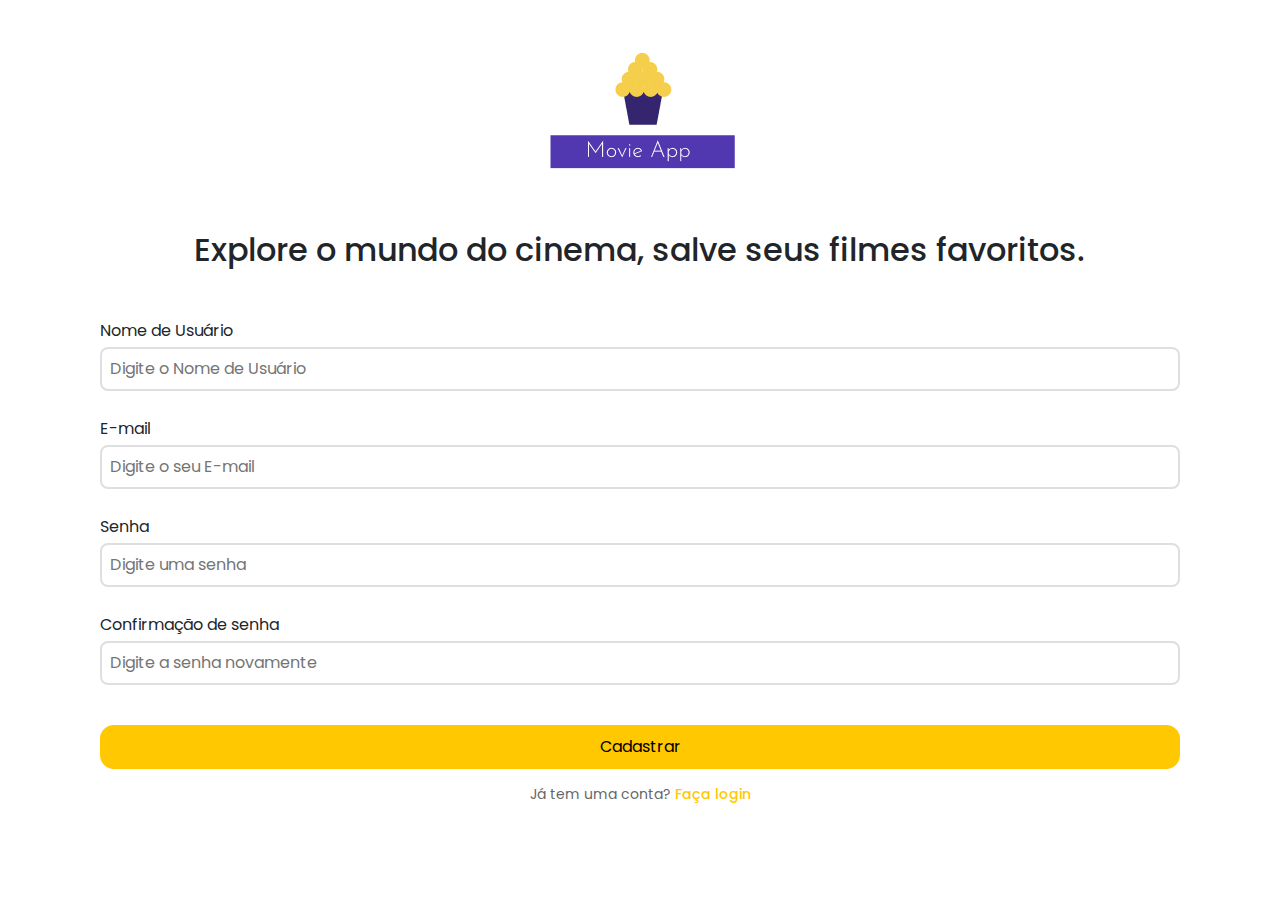
<file: FORM-CADASTRO/index.html>
<!DOCTYPE html>
<html lang="en">
<head>
    <meta charset="UTF-8">
    <meta name="viewport" content="width=device-width, initial-scale=1.0">

    <link rel="preconnect" href="https://fonts.googleapis.com">
    <link rel="preconnect" href="https://fonts.gstatic.com" crossorigin>
    <link href="https://fonts.googleapis.com/css2?family=Poppins:wght@400;500;700&display=swap" rel="stylesheet">

    <link rel="stylesheet" href="./style.css" />
    <title>Formulário de Cadastro</title>
    <link rel="stylesheet" href="https://cdn.jsdelivr.net/npm/bootstrap@5.3.0/dist/css/bootstrap.min.css">
</head>
<body>
    
    <img src="logo.png" alt="Logo" class="logo">

    <div class="container">
        <section class="header">
            <h2>Explore o mundo do cinema, salve seus filmes favoritos.</h2>
        </section>

        <form id="form" class="form">
            <div class="form-content">
                <label for="username">Nome de Usuário</label>
                <input
                type="text"
                id="username"
                placeholder="Digite o Nome de Usuário"
                />
                <a>Ops...Digite o Nome de Usuário</a>
            </div>

            <div class="form-content">
                <label for="email">E-mail</label>
                <input
                type="email"
                id="email"
                placeholder="Digite o seu E-mail"
                />
                <a>Ops...Digite seu E-mail</a>
            </div>

            <div class="form-content">
                <label for="password">Senha</label>
                <input
                type="password"
                id="password"
                placeholder="Digite uma senha"
                />
                <a>Ops...Crie uma senha</a>
            </div>

            <div class="form-content">
                <label for="password-confirmation">Confirmação de senha</label>
                <input
                type="password"
                id="password-confirmation"
                placeholder="Digite a senha novamente"
                />
                <a>Ops...As senhas estão diferentes</a>
            </div>

            <button type="submit">Cadastrar</button>
            
            <p class="login-link">
                Já tem uma conta? <a href="/FORM-LOGIN/index.html">Faça login</a>
            </p>
        </form>
    </div>

    <script src="./script.js"></script>
    <script src="https://cdn.jsdelivr.net/npm/bootstrap@5.3.0/dist/js/bootstrap.bundle.min.js"></script>
</body>
</html>
</file>
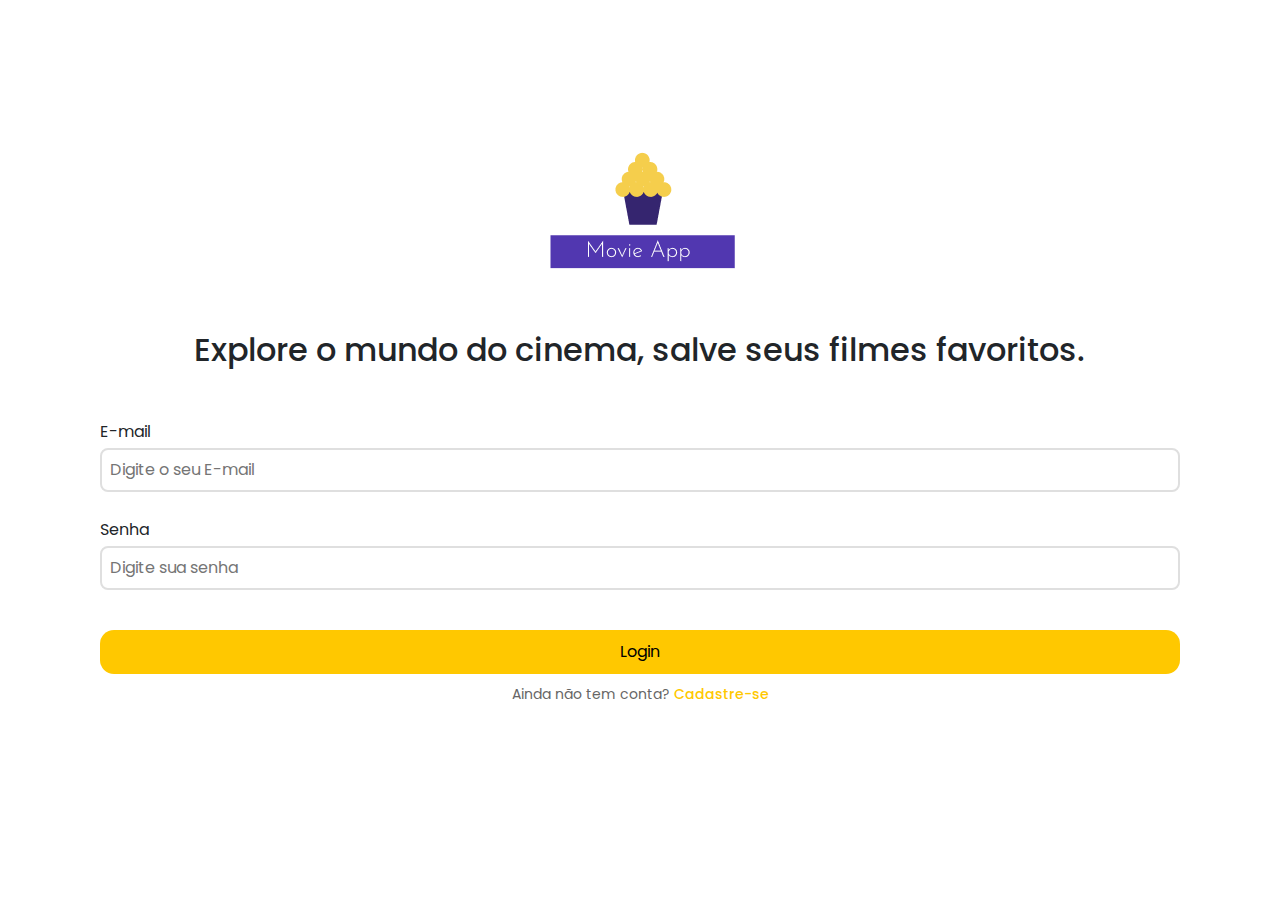
<file: FORM-LOGIN/index.html>
<!DOCTYPE html>
<html lang="en">
<head>
    <meta charset="UTF-8">
    <meta name="viewport" content="width=device-width, initial-scale=1.0">

    <link rel="preconnect" href="https://fonts.googleapis.com">
    <link rel="preconnect" href="https://fonts.gstatic.com" crossorigin>
    <link href="https://fonts.googleapis.com/css2?family=Poppins:wght@400;500;700&display=swap" rel="stylesheet">

    <link rel="stylesheet" href="./style.css" />
    <title>Formulário de Cadastro</title>
    <link rel="stylesheet" href="https://cdn.jsdelivr.net/npm/bootstrap@5.3.0/dist/css/bootstrap.min.css">

</head>
<body>
    
    <img src="logo.png" alt="Logo" class="logo">

    <div class="container">
        <section class="header">
            <h2>Explore o mundo do cinema, salve seus filmes favoritos.</h2>
        </section>

        <form id="form" class="form">
            <div class="form-content">
                <label for="email">E-mail</label>
                <input
                type="email"
                id="email"
                placeholder="Digite o seu E-mail"
                />
                <a>Por favor, digite um e-mail válido</a>
            </div>

            <div class="form-content">
                <label for="password">Senha</label>
                <input
                type="password"
                id="password"
                placeholder="Digite sua senha"
                />
                <a>Ops...Digite sua senha</a>
            </div>

            <button type="submit">Login</button>

            <p class="signup-link">
                Ainda não tem conta? <a href="/FORM-CADASTRO/index.html">Cadastre-se</a>
            </p>
        </form>
    </div>

    <script src="./script.js"></script>
    <script src="https://cdn.jsdelivr.net/npm/bootstrap@5.3.0/dist/js/bootstrap.bundle.min.js"></script>
</body>
</html>
</file>
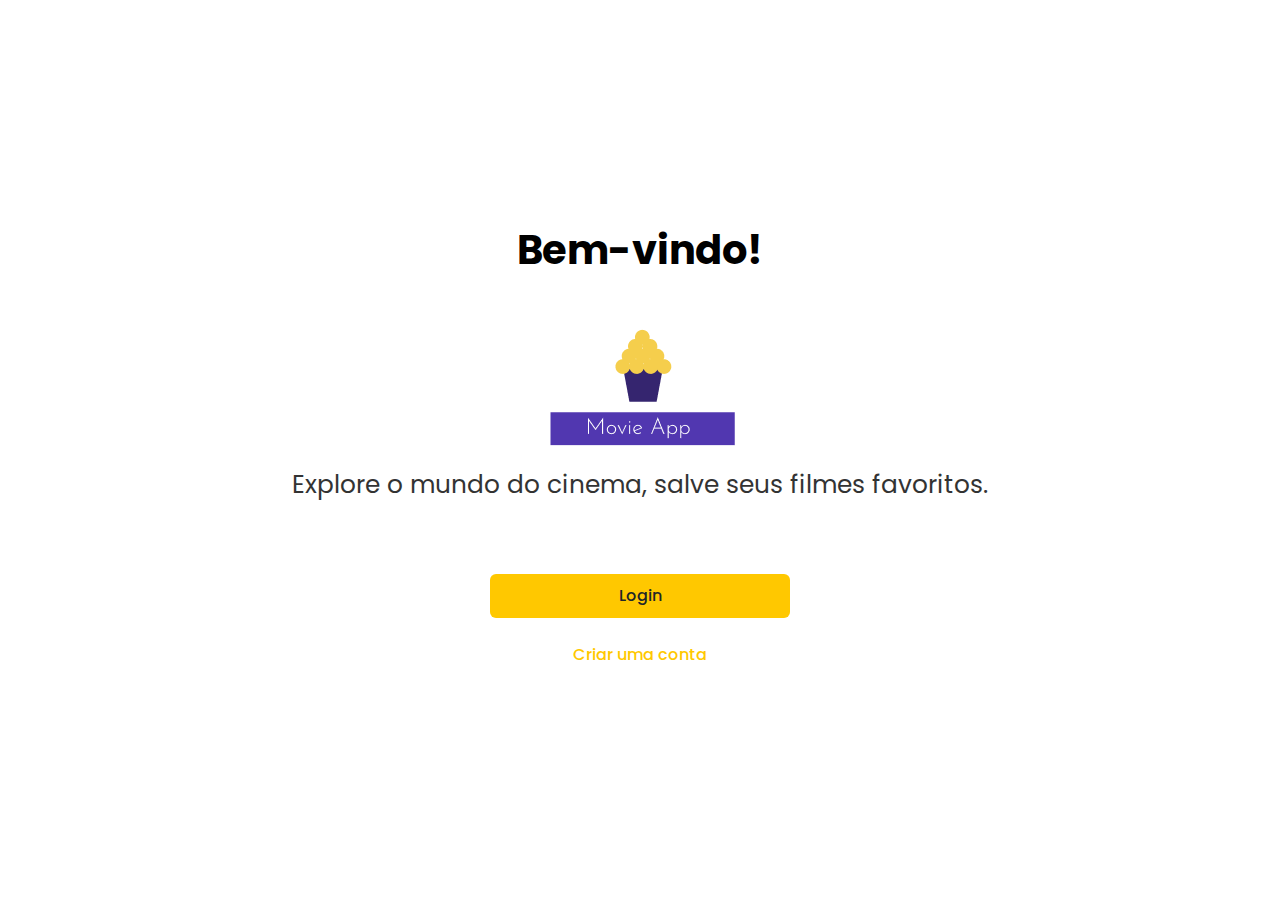
<file: landing page/index.html>
<!DOCTYPE html>
<html lang="pt-BR">
<head>
    <meta charset="utf-8">
    <meta name="viewport" content="initial-scale=1, width=device-width">
    
    <link href="https://cdn.jsdelivr.net/npm/bootstrap@5.3.0/dist/css/bootstrap.min.css" rel="stylesheet">
    <link rel="stylesheet" href="./style.css" />
	<link rel="preconnect" href="https://fonts.googleapis.com">
	<link rel="preconnect" href="https://fonts.gstatic.com" crossorigin>
	<link href="https://fonts.googleapis.com/css2?family=Poppins:wght@400;500;700&display=swap" rel="stylesheet">
    
    <title>Landing page</title>
</head>
<body>
    
    <div class="landingpage text-center">
        <h1 class="bem-vindo">Bem-vindo!</h1>
        
        <img src="logo-movieapp.png" alt="Logo" class="logo mb-3">

        <p class="explore-o-mundo">Explore o mundo do cinema, salve seus filmes favoritos.</p>
        
        <div class="button-container">
            <button class="btn btn-warning w-100 mb-2" id="login-button">Login</button>
            <a href="#" class="btn btn-link w-100" id="create-account-button">Criar uma conta</a>
        </div>
    </div>
    
	<script src="./script.js" defer></script>
	<script src="https://cdn.jsdelivr.net/npm/bootstrap@5.3.0/dist/js/bootstrap.bundle.min.js"></script>
</body>
</html>
</file>
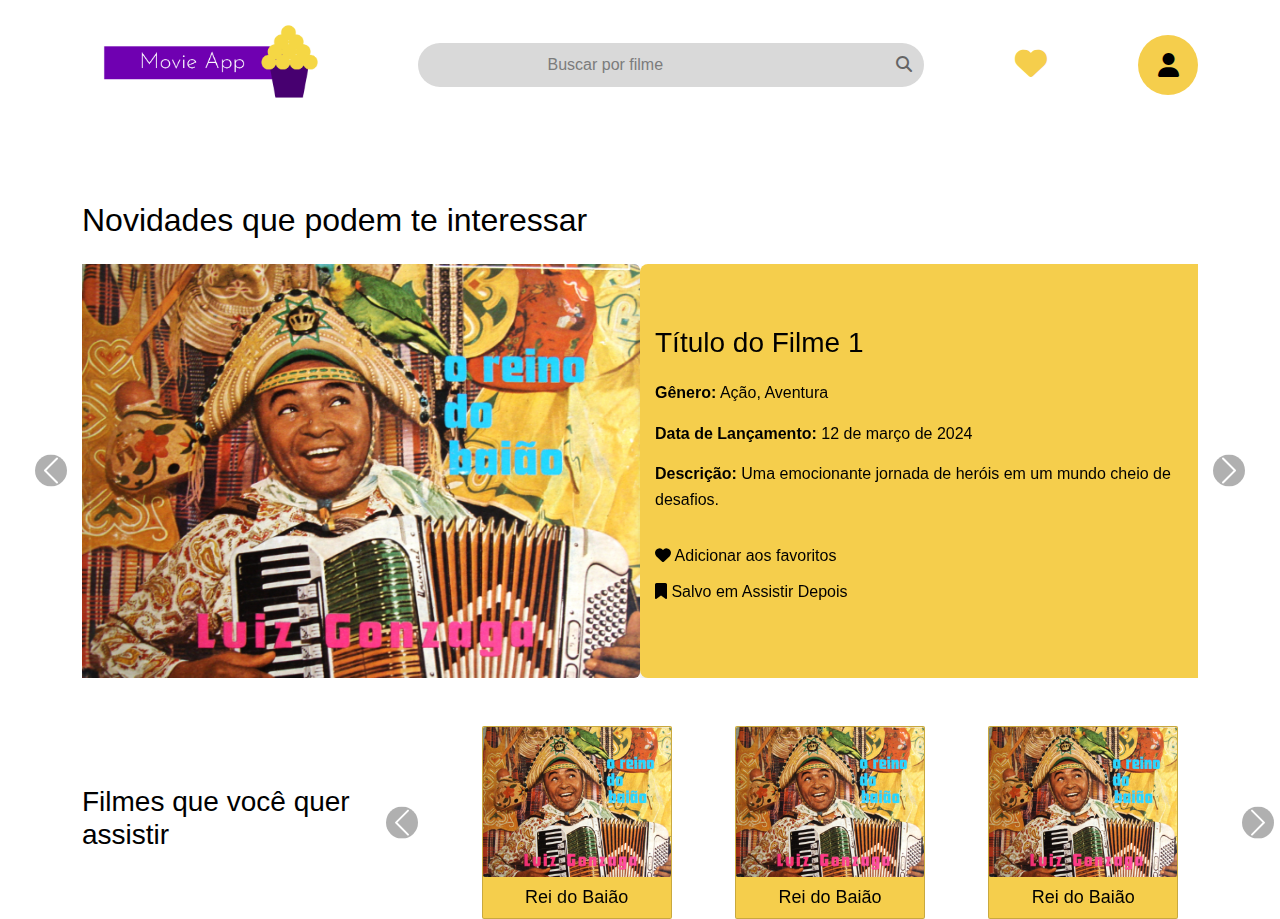
<file: pagina inicial/index.html>
<!DOCTYPE html>
<html lang="pt-br">
<head>
  <meta charset="UTF-8">
  <meta name="viewport" content="width=device-width, initial-scale=1.0">
  <title>Aplicativo de Filmes</title>
  
  <link href="https://cdn.jsdelivr.net/npm/bootstrap@5.3.3/dist/css/bootstrap.min.css" rel="stylesheet">
  <link rel="stylesheet" href="https://cdnjs.cloudflare.com/ajax/libs/font-awesome/6.5.0/css/all.min.css">
  <link rel="stylesheet" href="styles.css">
</head>
<body>
  <!-- Cabeçalho -->
  <div class="container py-4">
    <header class="d-flex justify-content-between align-items-center mb-4">
      <h1 class="m-0">
        <img src="logo-movieapp.png" alt="Logo" width="300" class="logo">
      </h1>
      
      <!-- Barra de pesquisa -->
      <form class="d-flex custom-search-bar">
        <div class="input-group">
          <input type="text" class="form-control" placeholder="Buscar por filme" aria-label="Buscar">
          <button class="btn btn-outline-secondary" type="button">
            <i class="fas fa-search"></i>
          </button>
        </div>
      </form>

      <!-- Ícones de favoritos e login -->
      <div class="d-flex align-items-center header-icons">
        <button class="favorites-btn" title="Favoritos">
          <i class="fas fa-heart"></i>
        </button>
        <button class="login-btn" title="Login">
          <i class="fas fa-user"></i>
        </button>
      </div>      
    </header>
  </div>

  <!-- Novidades que podem te interessar -->
  <div class="container mt-5">
    <h2 class="mb-4">Novidades que podem te interessar</h2>
    <div id="filmeCarrosselNovidades" class="carousel slide">
      <div class="carousel-inner">
        <div class="carousel-item active">
          <div class="row">
            <div class="col-md-6">
              <img src="Imagens/luiz-gonzaga-o-reino-do-baiao 1.png" class="d-block w-100 rounded" alt="Imagem do Filme 1">
            </div>
            <div class="col-md-6">
              <div class="info-box">
                <h3 class="title">Título do Filme 1</h3>
                <p><strong>Gênero:</strong> Ação, Aventura</p>
                <p><strong>Data de Lançamento:</strong> 12 de março de 2024</p>
                <p><strong>Descrição:</strong> Uma emocionante jornada de heróis em um mundo cheio de desafios.</p>
                <div class="actions mt-3">
                  <p><i class="fas fa-heart"></i> Adicionar aos favoritos</p>
                  <p><i class="fas fa-bookmark"></i> Salvo em Assistir Depois</p>
                </div>
              </div>
            </div>
          </div>
        </div>
        <div class="carousel-item">
          <div class="row">
            <div class="col-md-6">
              <img src="Imagens/luiz-gonzaga-o-reino-do-baiao 1.png" class="d-block w-100" alt="Imagem do Filme 2">
            </div>
            <div class="col-md-6">
              <div class="info-box">
                <h3 class="title">Título do Filme 2</h3>
                <p><strong>Gênero:</strong> Drama, Suspense</p>
                <p><strong>Data de Lançamento:</strong> 25 de abril de 2024</p>
                <p><strong>Descrição:</strong> Um drama emocionante que explora os limites da sobrevivência.</p>
                <div class="actions mt-3">
                  <p><i class="fas fa-heart"></i> Adicionar aos favoritos</p>
                  <p><i class="fas fa-bookmark"></i> Salvo em Assistir Depois</p>
                </div>
              </div>
            </div>
          </div>
        </div>
      </div>
      <button class="carousel-control-prev" type="button" data-bs-target="#filmeCarrosselNovidades" data-bs-slide="prev">
        <span class="carousel-control-prev-icon" aria-hidden="true"></span>
        <span class="visually-hidden">Anterior</span>
      </button>
      <button class="carousel-control-next" type="button" data-bs-target="#filmeCarrosselNovidades" data-bs-slide="next">
        <span class="carousel-control-next-icon" aria-hidden="true"></span>
        <span class="visually-hidden">Próximo</span>
      </button>
    </div>
  </div>

  <!-- Filmes que você quer assistir -->
  <div class="container mt-5">
    <div class="row align-items-center">
      <div class="col-md-4">
        <h3>Filmes que você quer assistir</h3>
      </div>
      <div class="col-md-8">
        <div id="filmeCarrosselAssistir" class="carousel slide filmes-carousel">
          <div class="carousel-inner">
            <div class="carousel-item active">
              <div class="row">
                <div class="col-md-4">
                  <div class="card filmes-card">
                    <img src="Imagens/luiz-gonzaga-o-reino-do-baiao.png" class="card-img-top" alt="Filme 1">
                    <div class="card-body">
                      <h5 class="card-title">Rei do Baião</h5>
                    </div>
                  </div>
                </div>
                <div class="col-md-4">
                  <div class="card filmes-card">
                    <img src="Imagens/luiz-gonzaga-o-reino-do-baiao.png" class="card-img-top" alt="Filme 2">
                    <div class="card-body">
                      <h5 class="card-title">Rei do Baião</h5>
                    </div>
                  </div>
                </div>
                <div class="col-md-4">
                  <div class="card filmes-card">
                    <img src="Imagens/luiz-gonzaga-o-reino-do-baiao.png" class="card-img-top" alt="Filme 3">
                    <div class="card-body">
                      <h5 class="card-title">Rei do Baião</h5>
                    </div>
                  </div>
                </div>
              </div>
            </div>
            <div class="carousel-item">
              <div class="row">
                <div class="col-md-4">
                  <div class="card filmes-card">
                    <img src="Imagens/luiz-gonzaga-o-reino-do-baiao.png" class="card-img-top" alt="Filme 4">
                    <div class="card-body">
                      <h5 class="card-title">Rei do Baião</h5>
                    </div>
                  </div>
                </div>
                <div class="col-md-4">
                  <div class="card filmes-card">
                    <img src="Imagens/luiz-gonzaga-o-reino-do-baiao.png" class="card-img-top" alt="Filme 5">
                    <div class="card-body">
                      <h5 class="card-title">Rei do Baião</h5>
                    </div>
                  </div>
                </div>
                <div class="col-md-4">
                  <div class="card filmes-card">
                    <img src="Imagens/luiz-gonzaga-o-reino-do-baiao.png" class="card-img-top" alt="Filme 6">
                    <div class="card-body">
                      <h5 class="card-title">Rei do Baião</h5>
                    </div>
                  </div>
                </div>
              </div>
            </div>
          </div>
          <button class="carousel-control-prev" type="button" data-bs-target="#filmeCarrosselAssistir" data-bs-slide="prev">
            <span class="carousel-control-prev-icon" aria-hidden="true"></span>
            <span class="visually-hidden">Anterior</span>
          </button>
          <button class="carousel-control-next" type="button" data-bs-target="#filmeCarrosselAssistir" data-bs-slide="next">
            <span class="carousel-control-next-icon" aria-hidden="true"></span>
            <span class="visually-hidden">Próximo</span>
          </button>
        </div>
      </div>
    </div>
  </div>

  <script src="script.js"></script>
  <script src="https://cdn.jsdelivr.net/npm/bootstrap@5.3.3/dist/js/bootstrap.bundle.min.js"></script>
</body>
</html>
</file>
<file: FORM-CADASTRO/style.css>
* {
    box-sizing: border-box;
    margin: 0;
    padding: 0;
    font-family: "Poppins", sans-serif;
}

body {
    background: #ffffff !important;
    min-height: 100vh;
    display: flex;
    justify-content: center;
    align-items: center;
    flex-direction: column; 
}

.container {
    border-radius: 14px;
    margin: 14px;
    max-width: 600px;
    width: 100%;
}

.header {
    padding: 24px;
    text-align: center;
}

.form {
    padding: 18px;
}

.form-content {
    margin-bottom: 8px;
    padding-bottom: 18px;
    position: relative;
}

.form-content label {
    display: inline-block;
    margin-bottom: 4px;
}

.form-content input {
    display: block;
    width: 100%;
    border-radius: 8px;
    padding: 8px;
    border: 2px solid #dfdfdf;
}

.form-content a {
    position: absolute;
    bottom: -8px;
    left: 0;
    visibility: hidden;
}

.form button {
    background-color: #ffc800;
    color: #000000;
    width: 100%;
    border-radius: 14px;
    padding: 10px;
    border: 0;
    font-size: 16px;
    cursor: pointer;
    margin-top: 14px;
}

.form-content.error input {
    border-color: #ff3b25;
}

.form-content.error a {
    color: #ff3b25 !important;
    visibility: visible;
}

.logo {
    max-width: 100%; 
    height: auto;   
    margin-bottom: 20px;
}

.login-link {
    text-align: center;
    margin-top: 15px;
    font-size: 14px;
    color: #666666;
}

.login-link a {
    color: #ffc800;
    text-decoration: none;
    font-weight: 500;
}

.login-link a:hover {
    color: #e0b800;
}
</file>
<file: FORM-LOGIN/style.css>
* {
    box-sizing: border-box;
    margin: 0;
    padding: 0;
    font-family: "Poppins", sans-serif;
}

body {
    background: #ffffff !important;
    min-height: 100vh;
    display: flex;
    justify-content: center;
    align-items: center;
    flex-direction: column; 
}

.container {
    border-radius: 14px;
    margin: 14px;
    max-width: 600px;
    width: 100%;
}

.header {
    padding: 24px;
    text-align: center;
}

.form {
    padding: 18px;
}

.form-content {
    margin-bottom: 8px;
    padding-bottom: 18px;
    position: relative;
}

.form-content label {
    display: inline-block;
    margin-bottom: 4px;
}

.form-content input {
    display: block;
    width: 100%;
    border-radius: 8px;
    padding: 8px;
    border: 2px solid #dfdfdf;
}

.form-content a {
    position: absolute;
    bottom: -8px;
    left: 0;
    visibility: hidden;
}

.form button {
    background-color: #ffc800;
    color: #000000;
    width: 100%;
    border-radius: 14px;
    padding: 10px;
    border: 0;
    font-size: 16px;
    cursor: pointer;
    margin-top: 14px;
}

.form-content.error input {
    border-color: #ff3b25;
}

.form-content.error a {
    color: #ff3b25 !important;
    visibility: visible;
}

.logo {
    max-width: 100%; 
    height: auto;   
    margin-bottom: 20px;
}

.form p {
    text-align: center;
    margin-top: 10px;
    font-size: 14px;
    color: #666666;
}

.form p a {
    color: #ffc800;
    text-decoration: none;
    font-weight: 500;
}

.form p a:hover {
    color: #e0b800;
}
</file>
<file: landing page/style.css>
body {
  font-family: 'Poppins', sans-serif;
  margin: 0;
  padding: 0;
  background-color: #ffffff; 
  color: #343a40; 
}


.landingpage {
  display: flex;
  flex-direction: column;
  align-items: center;
  justify-content: center;
  height: 100vh;
  text-align: center;
  padding: 20px;
}

.bem-vindo {
  font-size: 2.5rem;
  font-weight: 700;
  margin-bottom: 50px;
  color: #000000;
}

.logo {
  max-width: 200px;
  height: auto;
  margin-bottom: 60px;
}

.explore-o-mundo {
  font-size: 1.55rem;
  margin-bottom: 70px;
  color: #333333; 
}

.button-container {
  width: 100%;
  max-width: 300px;
}

#login-button {
  font-size: 1rem;
  font-weight: 500;
  background-color: #ffc800;
  border: none;
  padding: 10px;
  color: #212529;
  transition: background-color 0.3s ease;
}

#login-button:hover {
  background-color: #ffc800;
}

#create-account-button {
  font-size: 1rem;
  font-weight: 500;
  text-decoration: none; 
  color: #ffc800; 
  display: block;
  margin-top: 10px;
}

#create-account-button:hover {
  text-decoration: underline;
}
</file>
<file: pagina inicial/styles.css>
body {
  font-family: Arial, Helvetica, sans-serif;
  line-height: 1.6;
  color: #000000;
  margin: 0;
  padding: 0;
}

h1, h2, h3 {
  color: #000000;
}

/* Cabeçalho */
header {
  border-bottom: none; 
}
  

header img {
  max-width: 250px;
}

header .gap-3 a {
  transition: color 0.3s ease-in-out;
}

.custom-search-bar .input-group {
  border-radius: 50px;
  overflow: hidden; 
}

.custom-search-bar .form-control {
  border: none; 
  background-color: #d9d9d9; 
  padding: 10px 130px; 
  text-align: start;
}

.custom-search-bar .form-control::placeholder {
  color: #656565; 
  opacity: 0.8; 
}

.custom-search-bar .btn-outline-secondary {
  border: none; 
  background-color: #d9d9d9; 
  color: #656565; 
  transition: background-color 0.3s ease-in-out; 
}

.custom-search-bar .btn-outline-secondary:hover {
  background-color: #8a8a8a; 
}

/* Ícone de favoritos */
.header-icons .favorites-btn {
  background: none; 
  border: none; 
  color: #f5ce4c; 
  font-size: 2rem; 
  transition: transform 0.3s ease; 
}

.header-icons .favorites-btn:hover {
  transform: scale(1.2); 
}

/* Ícone de login */
.header-icons .login-btn {
  width: 60px; 
  height: 60px; 
  background-color: #f5ce4c; 
  border: none; 
  border-radius: 50%; 
  display: flex; 
  align-items: center; 
  justify-content: center; 
  color: #000000; 
  font-size: 1.5rem; 
  transition: background-color 0.3s ease, transform 0.3s ease; 
}

.header-icons .login-btn:hover {
  background-color: #ffd900; 
  transform: scale(1.1); 
}

/* Margens dos ícones */
.header-icons .favorites-btn {
  margin-right: 70px; 
}

.header-icons .login-btn {
  margin-left: 15px; 
}

/* Novidades */
#filmeCarrosselNovidades .info-box {
  padding: 15px;
  background-color: #f5ce4c;
  border-radius: 8px;
  box-shadow: 0 4px 6px #0000001a;
}

#filmeCarrosselNovidades .title {
  color: #000000;
}

/* Botões do carrossel */
.carousel-control-prev-icon,
.carousel-control-next-icon {
  background-color: #636363;
  border-radius: 50%;
}

/* Carrossel */
.carousel-item .col-md-6 {
  flex: 2;
  padding: 0; 
}

.carousel-item img {
  width: 573px;
  height: 414px; 
  object-fit: auto; 
  border-radius: 15px; 
}

.info-box {
  display: flex;
  height: 414px;
  flex-direction: column; 
  justify-content: center; 
  padding: 60px; 
  background-color: #f8f9fa; 
  border-radius: 5px;
}

/* Texto e elementos dentro do info-box */
.info-box .title {
  margin-bottom: 20px; 
}

.info-box p {
  margin-bottom: 15px; 
}

.info-box .actions p {
  margin-bottom: 10px; 
}

.carousel-control-prev,
.carousel-control-next {
  position: absolute;
  top: 50%;
  transform: translateY(-50%);
  z-index: 10;
}

.carousel-control-prev {
  left: -115px;
}

.carousel-control-next {
  right: -115px;
}

/* Cards */
.filmes-carousel .filmes-card {
  background-color: #f5ce4c; 
  color: #000000; 
  max-width: 190px; 
  margin: 0 auto; 
  border-radius: 2px; 
  overflow: hidden; 
  font-family: 'Arial', sans-serif;
  transition: transform 0.3s ease-in-out; 
}

.filmes-carousel .filmes-card img {
  width: 100%; 
  height: 150px; 
  display: block; 
  object-fit: cover; 
  border-radius: 2px; 
}


.filmes-carousel .filmes-card .card-body {
  padding: 10px; 
  text-align: center; 
}

.filmes-carousel .filmes-card .card-title {
  font-size: 18px; 
  margin-bottom: 0px; 
}

/* Responsividade */
@media (max-width: 768px) {
  .carousel-inner .row {
    flex-direction: column;
    align-items: center;
  }

  .info-box {
    text-align: center;
  }
}
</file>
